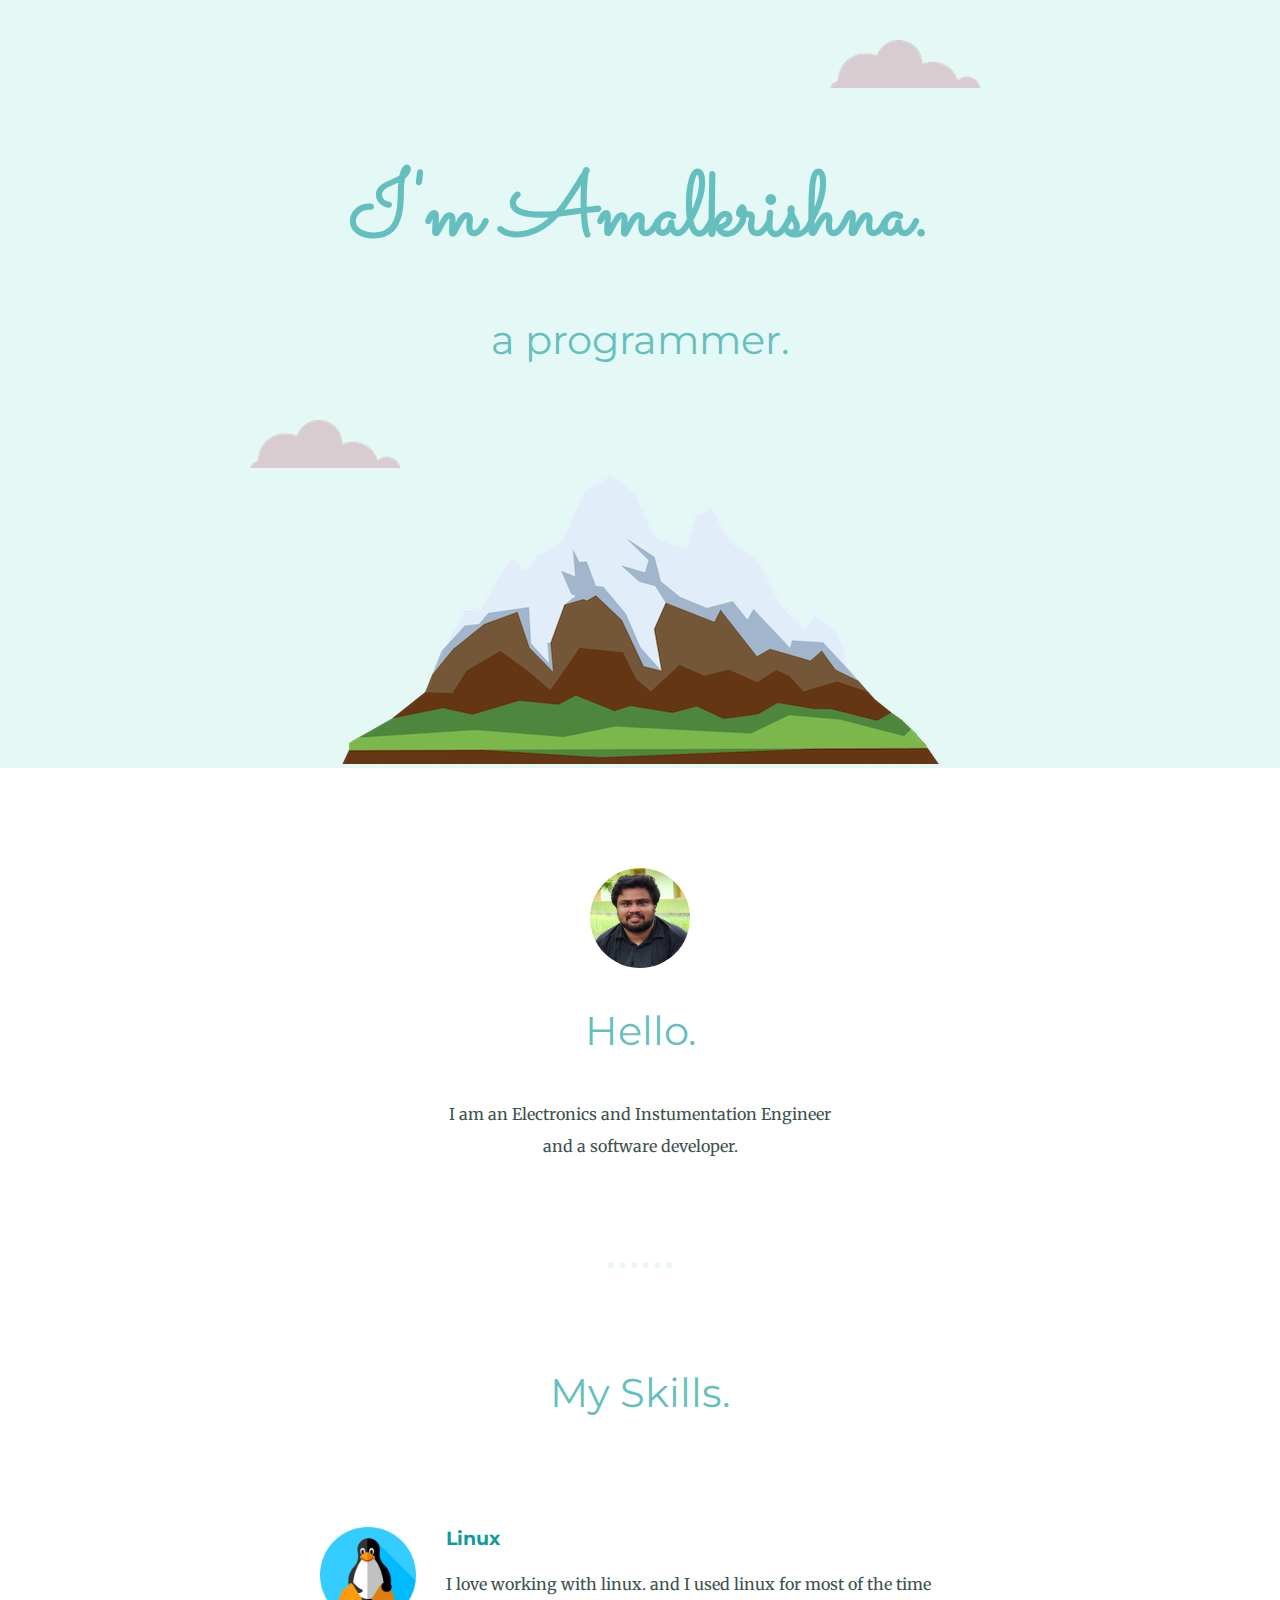
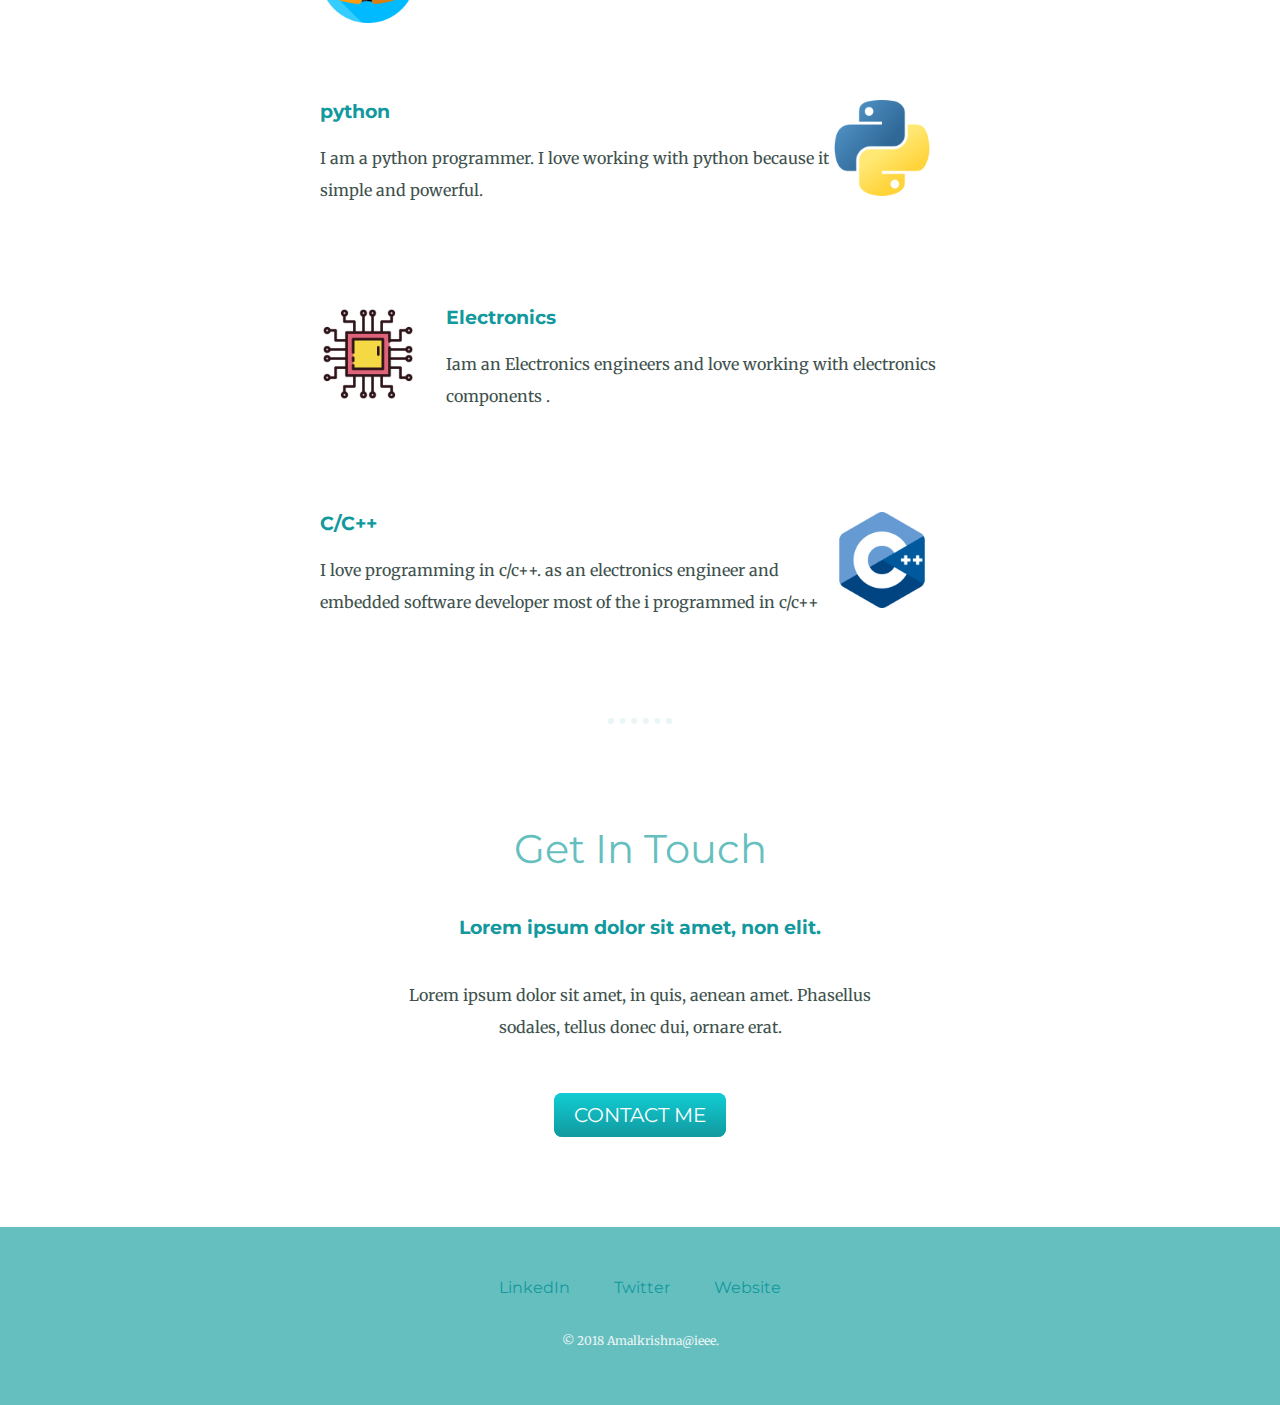
<file: index.html>
<!DOCTYPE html>
<html lang="en" dir="ltr">

<head>
  <meta charset="utf-8">
  <title>Amalkrishna UR</title>
  <link rel="stylesheet" href="css/styles.css">
  <link rel="icon" href="favicon.ico">
  <link rel="preconnect" href="https://fonts.googleapis.com">
  <link rel="preconnect" href="https://fonts.gstatic.com" crossorigin>
  <link href="https://fonts.googleapis.com/css2?family=Merriweather&family=Montserrat&family=Sacramento&display=swap" rel="stylesheet">

</head>

<body>
  <div class="top">
    <img class="top-cloud" src="images/cloud.png" alt="picture of a cloud">
    <!-- div do nothin -->
    <h1>I'm Amalkrishna.</h1>
    <h2>a programmer.</h2>
    <img class="bottom-cloud" src="images/cloud.png" alt="picture of cloud">
    <img src="images/mountain.png" alt="picture of mountain">
  </div>
  <div class="middle-container">
    <div class="profile">
      <img class="me" src="images/amal.jpg" alt="picture of Amalkrishna">
      <h2>Hello.</h2>
      <p class="intro">I am an Electronics and Instumentation Engineer and a software developer.</p>
    </div>
    <hr>
    <div class="skills">
      <h2>My Skills.</h2>
      <div class="skill-row">
        <img class="linux" src="images/linux.png" alt="picture of linux">
        <h3>Linux</h3>
        <p>I love working with linux. and I used linux for  most of the time </p>
      </div>
      <div class="skill-row">
        <img class="python" src="images/python.png" alt="picture of python logo">
        <h3>python</h3>
        <p>I am a python programmer. I love working with python because it simple and powerful.</p>
      </div>
      <div class="skill-row">
        <img class="electronics" src="images/circuit.png" alt="picture of circuit">
        <h3>Electronics</h3>
        <p>Iam an Electronics engineers and love working with electronics components .</p>
      </div>
      <div class="skill-row">
        <img class="cpp" src="images/cpp.png" alt="picture of c++ logo">
        <h3>C/C++</h3>
        <p> I love programming in c/c++. as an electronics engineer and embedded software developer most of the i programmed in c/c++ </p>
      </div>
    </div>
    <hr>
    <div class="contact-me">
      <h2>Get In Touch</h2>
      <h3>Lorem ipsum dolor sit amet, non elit.</h3>
      <p class="contact">Lorem ipsum dolor sit amet, in quis, aenean amet. Phasellus sodales, tellus donec dui, ornare erat.</p>
      <a class="btn" href="mailto:name@email.com">CONTACT ME</a>
    </div>
  </div>


  <div class="bottom-container">
    <a class="footer-link" href="https://www.linkedin.com/">LinkedIn</a>
    <a class="footer-link" href="https://twitter.com/">Twitter</a>
    <a class="footer-link" href="https://www.appbrewery.co/">Website</a>
    <p class="copyright">© 2018 Amalkrishna@ieee.</p>
  </div>

</body>

</html>
</file>
<file: css/styles.css>
.top {
  background-color: #E4F9F5;
  text-align: center;
  position: relative;
  padding-top: 100px;
}

.middle-container {
  margin: 100px 0;
}

.bottom-container {
  background-color: #66bfbf;
  padding: 50px 0 20px;
}

.intro {
  width: 30%;
  margin: auto;
}

body {
  margin: 0;
  font-family: "Merriweather", serif;
  text-align: center;
  color: #40514E;
}

h1 {
  font-size: 5.625rem;
  /* 1em = 16px = 100% */
  margin: 50px auto 0 auto;
  font-family: "Sacramento", cursive;
  color: #66bfbf;
}

h2 {
  /* line-height: 2; */
  font-weight: normal;
  font-family: 'Montserrat', sans-serif;
  font-size: 2.5rem;
  color: #66BFBF;
  padding-bottom: 10px;
}

h3 {
  font-family: 'Montserrat', sans-serif;
  color: #11999E;
}

.bottom-cloud {
  position: absolute;
  left: 250px;
  bottom: 300px;
}

.top-cloud {
  position: absolute;
  right: 300px;
  top: 40px;
}

.me {
  width: 100px;
  height: 100px;
  margin: 0 auto;
  border-radius: 50%;
}

a {
  color: #11999E;
  font-family: 'Montserrat', sans-serif;
  margin: 10px 20px;
  text-decoration: none;
}
a:hover{
  color: #EAF6F6;
}

p {
  line-height: 2;
}

hr {
  border: dotted #EAF6F6 6px;
  border-top: none;
  width: 4%;
  margin: 100px auto;
}

.skill-row {
  width: 50%;
  margin: 100px auto 100px auto;
  text-align: left;
}

.linux {
  width: 15%;
  float: left;
  margin-right: 30px;
}

.python {
  width: 15%;
  float: right;
  margin-right: 30px;
}

.electronics {
  width: 15%;
  float: left;
  margin-right: 30px;
}

.cpp {
  width: 15%;
  float: right;
  margin-right: 30px;
}

.contact {
  width: 40%;
  margin: 40px auto 60px;
}

.btn {
  background: #11CDD4;
  background-image: -webkit-linear-gradient(top, #11CDD4, #11999E);
  background-image: -moz-linear-gradient(top, #11CDD4, #11999E);
  background-image: -ms-linear-gradient(top, #11CDD4, #11999E);
  background-image: -o-linear-gradient(top, #11CDD4, #11999E);
  background-image: linear-gradient(to bottom, #11CDD4, #11999E);
  -webkit-border-radius: 8;
  -moz-border-radius: 8;
  border-radius: 8px;
  font-family: 'Montserrat', sans-serif;
  color: #ffffff;
  font-size: 20px;
  padding: 10px 20px 10px 20px;
  text-decoration: none;
}

.btn:hover {
  background: #13E3CB;
  background-image: -webkit-linear-gradient(top, #13E3CB, #2BC4AD);
  background-image: -moz-linear-gradient(top, #13E3CB, #2BC4AD);
  background-image: -ms-linear-gradient(top, #13E3CB, #2BC4AD);
  background-image: -o-linear-gradient(top, #13E3CB, #2BC4AD);
  background-image: linear-gradient(to bottom, #13E3CB, #2BC4AD);
  text-decoration: none;
}
.copyright{
  color: #EAF6F6;
  font-size: 0.75rem;
  padding: 20px 0;
}
</file>
